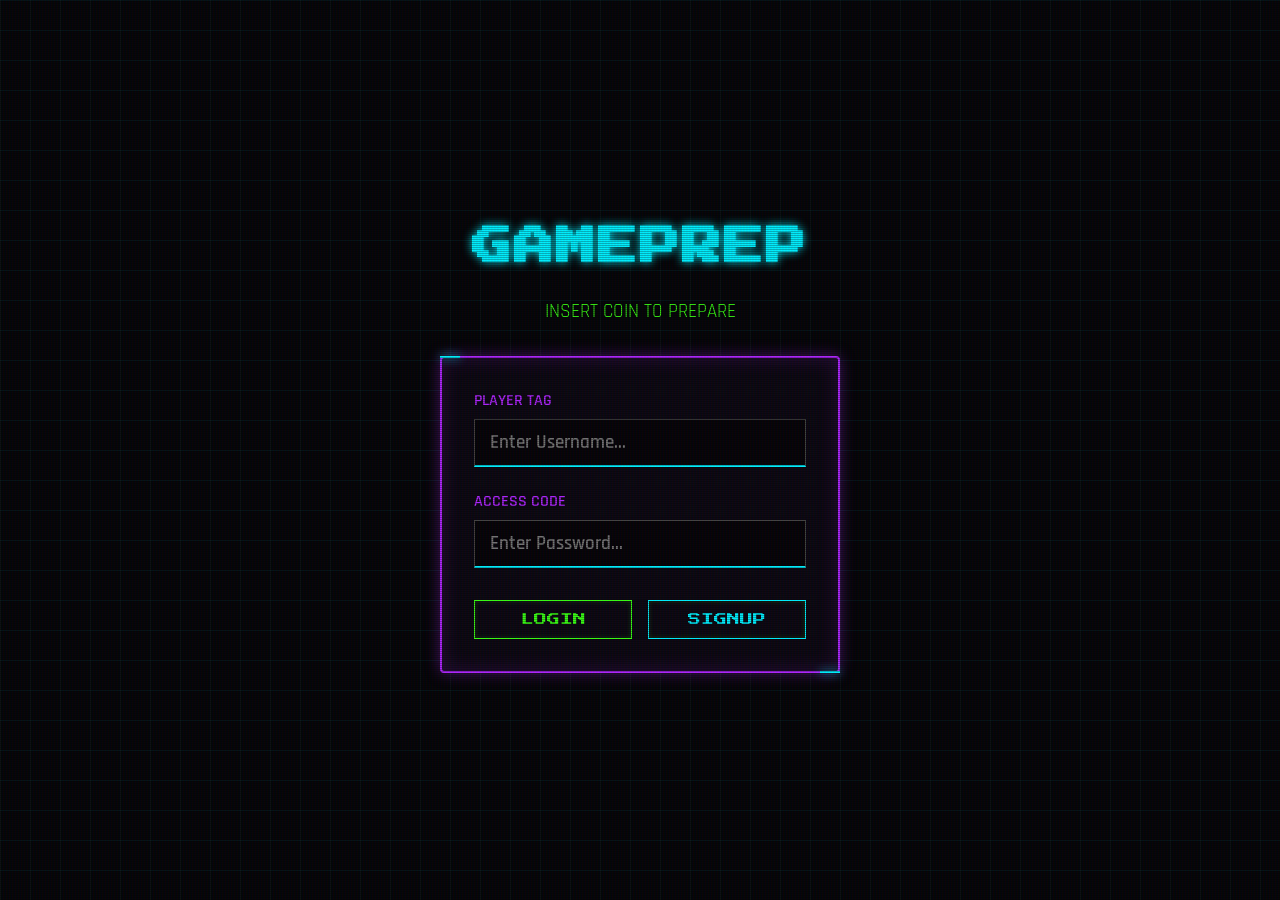
<file: frontend_new/index.html>
<!DOCTYPE html>
<html lang="en">
<head>
  <meta charset="UTF-8">
  <meta name="viewport" content="width=device-width, initial-scale=1.0">
  <title>GamePrep | ARCADE</title>
  <link href="https://fonts.googleapis.com/css2?family=Press+Start+2P&family=Rajdhani:wght@400;600;700&display=swap" rel="stylesheet">
  <link rel="stylesheet" href="css/styles.css">
  <style>
    .auth-container {
      width: 100%;
      height: 100vh;
      display: flex;
      align-items: center;
      justify-content: center;
      flex-direction: column;
    }
    .auth-card {
      width: 400px;
      max-width: 90%;
    }
    .form-group {
      margin-bottom: 1.5rem;
    }
    .form-group label {
      display: block;
      margin-bottom: 0.5rem;
      color: var(--neon-purple);
      font-weight: 600;
    }
    .auth-actions {
      display: flex;
      gap: 1rem;
      margin-top: 2rem;
    }
    .auth-actions button {
      flex: 1;
    }
    .tagline {
      font-size: 1.2rem;
      color: var(--neon-green);
      margin-bottom: 2rem;
      text-align: center;
    }
  </style>
</head>
<body>

  <div class="auth-container">
    <h1 class="retro-title" style="cursor:pointer;" onclick="window.location.href='landing.html'">GAMEPREP</h1>
    <p class="tagline">INSERT COIN TO PREPARE</p>

    <div class="cyber-panel auth-card">
      <div id="authMessage" class="msg-box"></div>

      <div class="form-group">
        <label for="username">PLAYER TAG</label>
        <input type="text" id="username" class="cyber-input" placeholder="Enter Username..." autocomplete="off">
      </div>

      <div class="form-group">
        <label for="password">ACCESS CODE</label>
        <input type="password" id="password" class="cyber-input" placeholder="Enter Password..." autocomplete="off">
      </div>

      <div class="auth-actions">
        <button id="loginBtn" class="cyber-btn">LOGIN</button>
        <button id="signupBtn" class="cyber-btn" style="border-color: var(--neon-blue); color: var(--neon-blue);">SIGNUP</button>
      </div>    
    </div>
  </div>

  <script src="js/api.js"></script>
  <script src="js/auth.js"></script>
</body>
</html>
</file>
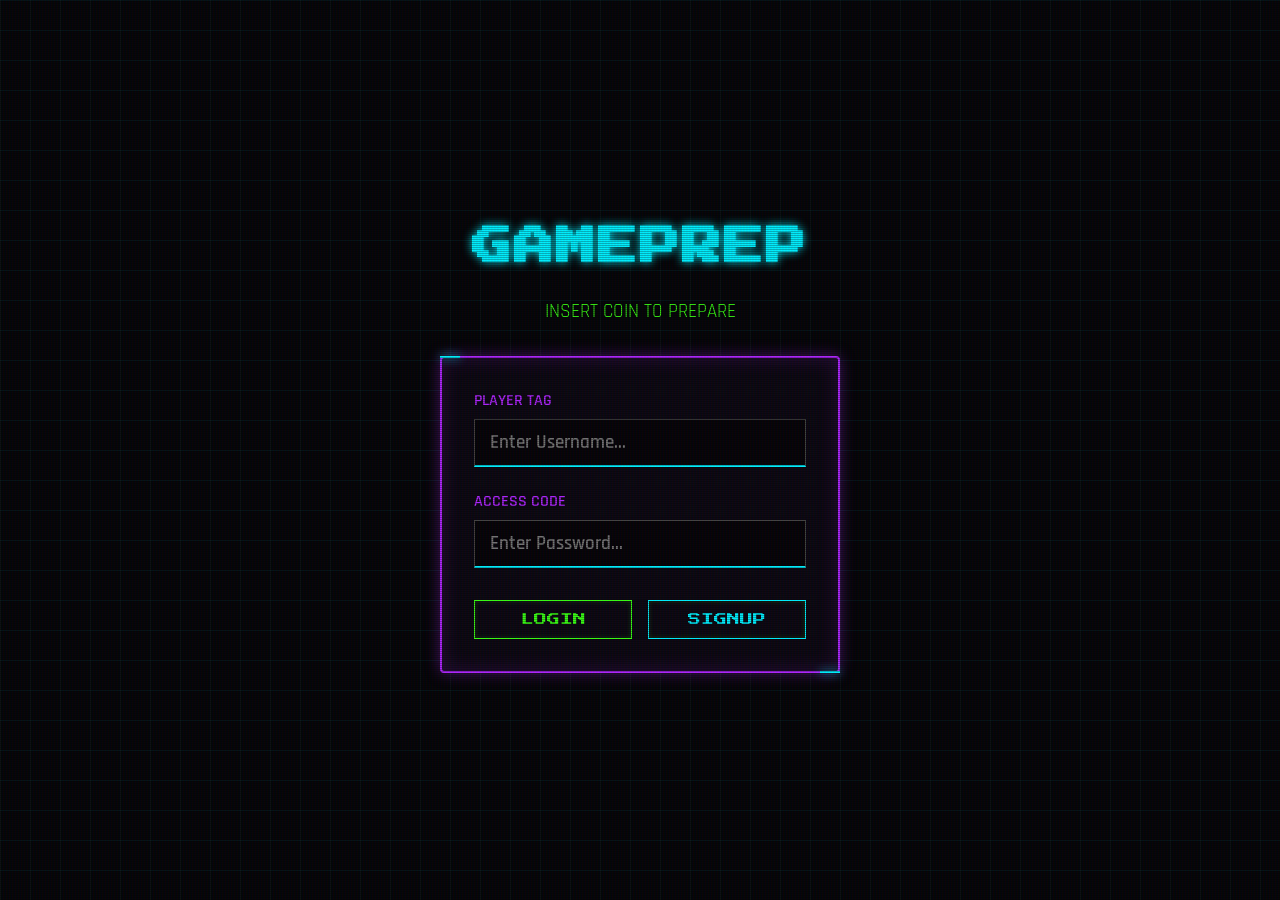
<file: frontend_new/arena.html>
<!DOCTYPE html>
<html lang="en">
<head>
  <meta charset="UTF-8">
  <meta name="viewport" content="width=device-width, initial-scale=1.0">
  <title>GamePrep | COMBAT ARENA</title>
  <link href="https://fonts.googleapis.com/css2?family=Press+Start+2P&family=Rajdhani:wght@400;600;700&display=swap" rel="stylesheet">
  <link rel="stylesheet" href="css/styles.css">
  <style>
    .arena-container {
      max-width: 900px;
      margin: 2rem auto;
      padding: 0 1rem;
    }
    
    /* HUD */
    .hud {
      display: flex;
      justify-content: space-between;
      align-items: center;
      margin-bottom: 2rem;
      border-bottom: 2px solid var(--neon-blue);
      padding-bottom: 1rem;
    }
    .hud-meta {
      font-size: 1.2rem;
      color: var(--neon-blue);
    }
    .hud-vitals {
      display: flex;
      flex-direction: column;
      align-items: flex-end;
      gap: 6px;
    }
    .life-status {
      color: var(--neon-green);
      font-family: var(--font-retro);
      font-size: 0.65rem;
      letter-spacing: 0;
      text-shadow: 0 0 8px rgba(57, 255, 20, 0.6);
    }
    
    /* Question Box */
    .q-box {
      font-size: 1.5rem;
      line-height: 1.6;
      margin-bottom: 2rem;
      color: #fff;
    }
    .enemy-counter {
      color: var(--neon-purple);
      font-family: var(--font-retro);
      font-size: 0.85rem;
      line-height: 1.5;
      margin-bottom: 1rem;
      border-left: 4px solid var(--neon-red);
      padding-left: 12px;
      text-shadow: 0 0 10px rgba(176, 38, 255, 0.8);
    }
    .enemy-counter span {
      color: var(--neon-red);
    }
    .enemy-title {
      color: var(--neon-blue);
      font-size: 0.8rem;
      margin-bottom: 0.6rem;
      text-transform: uppercase;
      letter-spacing: 2px;
    }
    
    /* Options */
    .options-grid {
      display: grid;
      grid-template-columns: 1fr 1fr;
      gap: 1rem;
      margin-bottom: 2rem;
    }
    .opt-btn {
      background: rgba(0,0,0,0.6);
      border: 1px solid var(--neon-purple);
      color: var(--text-main);
      padding: 20px;
      font-size: 1.2rem;
      font-family: var(--font-main);
      cursor: pointer;
      border-radius: 4px;
      text-align: left;
      transition: all 0.2s;
    }
    .opt-btn:hover:not(:disabled) {
      background: rgba(176, 38, 255, 0.2);
      border-color: var(--neon-blue);
      box-shadow: 0 0 15px rgba(0, 240, 255, 0.3);
    }
    .opt-btn.correct {
      background: rgba(57, 255, 20, 0.2);
      border-color: var(--neon-green);
      box-shadow: 0 0 15px var(--neon-green);
    }
    .opt-btn.wrong {
      background: rgba(255, 0, 60, 0.2);
      border-color: var(--neon-red);
      box-shadow: 0 0 15px var(--neon-red);
    }

    /* Code editor for CODING questions */
    .code-editor {
      width: 100%;
      min-height: 160px;
      background: #0a0a0f;
      color: #e0e0ff;
      border: 2px solid var(--neon-blue);
      border-radius: 4px;
      padding: 14px;
      font-family: 'Courier New', Courier, monospace;
      font-size: 1rem;
      line-height: 1.6;
      resize: vertical;
      outline: none;
      transition: border-color 0.3s, box-shadow 0.3s;
      box-shadow: inset 0 0 10px rgba(0,240,255,0.05);
      caret-color: var(--neon-green);
      box-sizing: border-box;
    }
    .code-editor:focus {
      border-color: var(--neon-green);
      box-shadow: 0 0 12px rgba(57,255,20,0.3), inset 0 0 10px rgba(57,255,20,0.05);
    }
    #feedbackMsg pre {
      margin-top: 6px;
      max-height: 200px;
      overflow-y: auto;
    }

    .heart {
      display: inline-block;
      transform-origin: center;
      transition: transform 0.25s ease, opacity 0.25s ease, filter 0.25s ease;
    }
    .heart.empty {
      opacity: 0.28;
      filter: grayscale(1);
      transform: scale(0.84);
    }
    .heart.destroyed {
      animation: heartBreak 0.75s ease-out both;
    }
    @keyframes heartBreak {
      0% { transform: scale(1); opacity: 1; filter: grayscale(0); }
      28% { transform: scale(1.35) rotate(-8deg); opacity: 1; filter: drop-shadow(0 0 14px var(--neon-red)); }
      52% { transform: scale(0.72) rotate(12deg); opacity: 0.65; }
      100% { transform: scale(0.5) translateY(10px) rotate(-18deg); opacity: 0.25; filter: grayscale(1); }
    }
    
    /* Progress */
    .progress-track {
      height: 10px;
      background: #111;
      border: 1px solid var(--neon-purple);
      margin-top: 2rem;
      position: relative;
    }
    .progress-fill {
      height: 100%;
      background: var(--neon-purple);
      width: 0%;
      transition: width 0.3s;
      box-shadow: 0 0 10px var(--neon-purple);
    }
    
    /* Screen Overlays */
    .overlay {
      position: fixed;
      inset: 0;
      background: rgba(0,0,0,0.9);
      display: flex;
      flex-direction: column;
      align-items: center;
      justify-content: center;
      z-index: 100;
    }
    h2.over-title {
        font-size: 4rem;
        margin-bottom: 1rem;
        text-shadow: 0 0 20px currentColor;
    }
    .over-stats {
        font-family: var(--font-main);
        font-size: 1.5rem;
        margin-bottom: 2rem;
        text-align: center;
    }
  </style>
</head>
<body>

  <div class="arena-container">
    <div class="hud">
      <div class="hud-meta" id="hudMeta">LOADING MISSION...</div>
      <div class="hud-vitals">
        <div class="health-bar" id="healthBar"></div>
        <div class="life-status" id="lifeStatus">LIVES -- / --</div>
      </div>
    </div>
    
    <div class="cyber-panel">
      <div id="gameError" class="msg-box error"></div>
      <div id="qCounter" class="enemy-counter">ENEMY <span>1</span> / ?</div>
      <div id="enemyTitle" class="enemy-title">TARGET LOCKING...</div>
      <div class="q-box" id="qText">Establishing connection...</div>
      
      <div id="optionsContainer" class="options-grid"></div>
      
      <div id="feedbackMsg" style="text-align: center; font-size: 1.5rem; font-weight: bold; margin-top: 1rem; height: 30px;"></div>
    </div>
    
    <div class="progress-track"><div class="progress-fill" id="progFill"></div></div>
  </div>

  <!-- End Screen -->
  <div id="endScreen" class="overlay hidden">
    <h2 id="endTitle" class="over-title retro-title"></h2>
    <div class="over-stats cyber-panel">
        <p>SCORE: <span id="endScore" style="color:var(--neon-green)">0</span>%</p>
        <p>XP GAINED: +<span id="endXp">0</span></p>
        <p>NEW LEVEL: <span id="endLvl" style="color:var(--neon-blue)">0</span></p>
    </div>
    <button class="cyber-btn" onclick="window.location.href='dashboard.html'">RETURN TO HUB</button>
  </div>

  <script src="js/api.js"></script>
  <script src="js/game.js"></script>
</body>
</html>
</file>
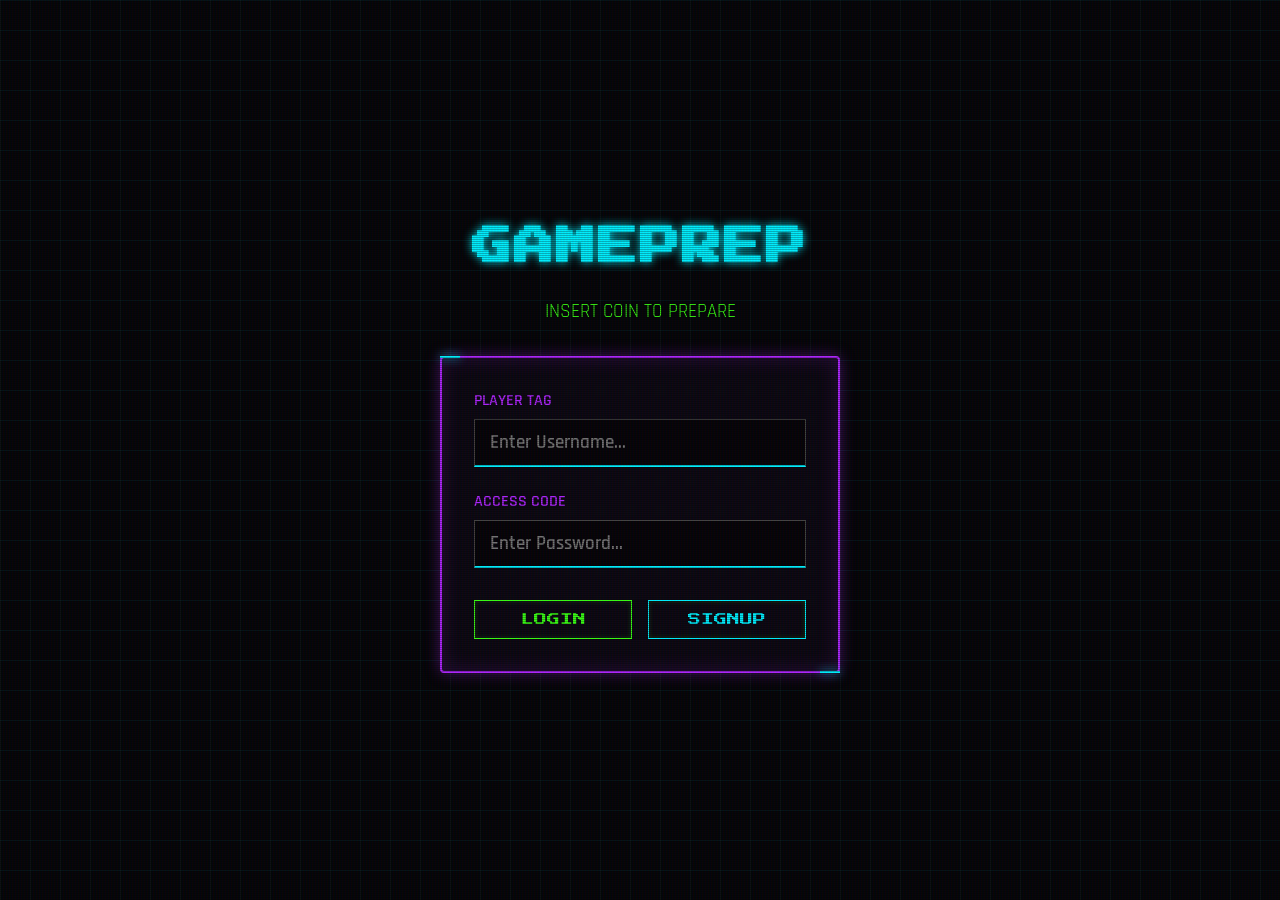
<file: frontend_new/dashboard.html>
<!DOCTYPE html>
<html lang="en">
<head>
  <meta charset="UTF-8">
  <meta name="viewport" content="width=device-width, initial-scale=1.0">
  <title>GamePrep | LOBBY HUB</title>
  <link href="https://fonts.googleapis.com/css2?family=Press+Start+2P&family=Rajdhani:wght@400;600;700&display=swap" rel="stylesheet">
  <link rel="stylesheet" href="css/styles.css">
  <style>
    .hub-container {
      max-width: 1200px;
      margin: 0 auto;
      padding: 2rem;
    }
    .top-nav {
      display: flex;
      justify-content: space-between;
      align-items: center;
      margin-bottom: 2rem;
      border-bottom: 2px solid var(--neon-purple);
      padding-bottom: 1rem;
    }
    .player-info {
      display: flex;
      align-items: center;
      gap: 15px;
    }
    .player-lvl {
      background: var(--neon-blue);
      color: #000;
      font-family: var(--font-retro);
      padding: 5px 10px;
      font-size: 0.8rem;
    }
    
    .grid {
      display: grid;
      grid-template-columns: 2fr 1fr;
      gap: 2rem;
    }
    
    /* Level Cards instead of dropdowns */
    .level-grid {
      display: grid;
      grid-template-columns: repeat(auto-fill, minmax(280px, 1fr));
      gap: 1.5rem;
    }
    
    .level-card {
      background: rgba(15, 10, 20, 0.9);
      border: 1px solid var(--neon-purple);
      padding: 1.5rem;
      border-radius: 4px;
      transition: all 0.3s ease;
      position: relative;
      overflow: hidden;
    }

    .level-card:hover {
      box-shadow: 0 0 15px var(--neon-purple);
      transform: translateY(-2px);
    }

    .level-card .field-name {
      font-size: 0.9rem;
      color: var(--neon-blue);
      margin-bottom: 0.5rem;
      font-family: var(--font-retro);
    }

    .level-card .topic-name {
      font-size: 1.4rem;
      color: var(--text-main);
      margin-bottom: 1rem;
      font-weight: bold;
    }

    .level-badge {
      position: absolute;
      top: 10px;
      right: 10px;
      background: rgba(57, 255, 20, 0.2);
      color: var(--neon-green);
      font-size: 0.7rem;
      padding: 3px 8px;
      border: 1px solid var(--neon-green);
      font-family: var(--font-retro);
    }

    .config-panel {
        margin-top: 1.5rem;
    }

    .selector-group {
      margin-bottom: 1.5rem;
    }
    .selector-group label {
      display: block;
      color: var(--neon-blue);
      margin-bottom: 0.5rem;
      font-weight: bold;
    }
    .cyber-select {
        width: 100%;
        background: rgba(0,0,0,0.8);
        color: var(--neon-green);
        border: 1px solid var(--neon-purple);
        padding: 10px;
        font-family: var(--font-main);
        font-size: 1.2rem;
        cursor: pointer;
    }
    
    /* Leaderboard */
    .leaderboard h2 {
      font-size: 1.2rem;
      color: var(--neon-blue);
      margin-bottom: 1rem;
    }
    .lb-row {
      display: flex;
      justify-content: space-between;
      padding: 10px;
      border-bottom: 1px solid rgba(176, 38, 255, 0.3);
      font-family: var(--font-main);
      font-size: 1.1rem;
    }
    .lb-row.top-1 { color: #ffd700; font-weight: bold; }
    .lb-row.top-2 { color: #c0c0c0; }
    .lb-row.top-3 { color: #cd7f32; }

    .launch-btn-container {
        margin-top: 3rem;
        text-align: center;
    }
    .launch-btn {
        font-size: 1.2rem;
        padding: 20px 40px;
        box-shadow: 0 0 20px rgba(57, 255, 20, 0.5);
    }
  </style>
</head>
<body>

  <div class="hub-container">
    <nav class="top-nav">
      <h1 class="retro-title" style="margin:0; font-size:1.5rem; cursor:pointer;" onclick="window.location.href='landing.html'">GAMEPREP HUB</h1>
      <div class="player-info">
        <span class="player-lvl" id="playerLvl">LVL --</span>
        <span id="playerName" style="font-size:1.2rem; font-weight:bold; color:var(--neon-green);">Loading...</span>
        <button class="cyber-btn danger" style="padding: 5px 10px; font-size: 0.6rem;" onclick="logout()">LOGOUT</button>
      </div>
    </nav>

    <div class="grid">
      
      <!-- Launch Config -->
      <div class="cyber-panel" style="grid-column: 1 / -1;">
        <h2>MISSION SELECT</h2>
        <div id="gameError" class="msg-box error"></div>
        
        <!-- STEP 1: Select Subject -->
        <div id="step1">
            <p style="color:var(--neon-blue); margin-bottom: 2rem;">STEP 1: SELECT YOUR WORLD (SUBJECT)</p>
            <div id="subjectsContainer" class="level-grid">
               <!-- Subjects injected -->
            </div>
        </div>

        <!-- STEP 2: Select Topic -->
        <div id="step2" class="hidden" style="margin-top: 2rem;">
            <button type="button" class="cyber-btn danger mb-2" id="backToSubjectsBtn" style="padding: 8px 16px;">&lt; BACK TO WORLDS</button>
            <p style="color:var(--neon-blue); margin-bottom: 2rem;">STEP 2: SELECT YOUR ZONE (TOPIC)</p>
            <div id="topicsContainer" class="level-grid">
               <!-- Topics injected -->
            </div>
        </div>

        <!-- STEP 2.5: Difficulty Select -->
        <div id="stepDiff" class="hidden" style="margin-top: 2rem;">
            <button type="button" class="cyber-btn danger mb-2" id="backToTopicsBtn" style="padding: 8px 16px;">&lt; BACK TO ZONES</button>
            <p style="color:var(--neon-blue); margin-bottom: 2rem;">STEP 2.5: SELECT DIFFICULTY — CHOOSE YOUR THREAT LEVEL</p>
            <div style="display:flex; gap: 1.5rem; flex-wrap:wrap;">
                <div class="level-card diff-card" data-val="EASY" style="cursor:pointer; flex:1; min-width:200px; border-color:#39ff14; text-align:center;">
                    <div style="font-size:2rem; margin-bottom:0.5rem;">🟢</div>
                    <div style="font-family:var(--font-retro); font-size:1rem; color:#39ff14;">EASY</div>
                    <div style="font-size:0.9rem; color:#aaa; margin-top:0.5rem;">Core concepts &amp; fundamentals</div>
                </div>
                <div class="level-card diff-card" data-val="MEDIUM" style="cursor:pointer; flex:1; min-width:200px; border-color:var(--neon-blue); text-align:center;">
                    <div style="font-size:2rem; margin-bottom:0.5rem;">🟡</div>
                    <div style="font-family:var(--font-retro); font-size:1rem; color:var(--neon-blue);">MEDIUM</div>
                    <div style="font-size:0.9rem; color:#aaa; margin-top:0.5rem;">Patterns, pitfalls &amp; edge cases</div>
                </div>
                <div class="level-card diff-card" data-val="HARD" style="cursor:pointer; flex:1; min-width:200px; border-color:var(--neon-red); text-align:center;">
                    <div style="font-size:2rem; margin-bottom:0.5rem;">🔴</div>
                    <div style="font-family:var(--font-retro); font-size:1rem; color:var(--neon-red);">HARD</div>
                    <div style="font-size:0.9rem; color:#aaa; margin-top:0.5rem;">Advanced internals &amp; expert patterns</div>
                </div>
            </div>
        </div>

        <!-- STEP 3: Intel (Learning) — content is difficulty-matched -->
        <div id="stepIntel" class="hidden" style="margin-top: 2rem;">
            <button type="button" class="cyber-btn danger mb-2" id="backToDiffBtn" style="padding: 8px 16px;">&lt; BACK TO DIFFICULTY</button>
            <div class="cyber-panel">
                <h3 style="color:var(--neon-green); margin-bottom:0.5rem; font-size:1.5rem; text-shadow: 0 0 5px var(--neon-green);">PRE-MISSION INTEL: <span id="intelTopicName">Topic</span></h3>
                <p id="intelDiffBadge" style="color:var(--neon-blue); margin-bottom:1rem; font-size:0.9rem;"></p>

                <div style="background: rgba(0,0,0,0.6); border: 1px solid var(--neon-blue); padding: 15px; border-radius: 5px; max-height: 420px; overflow-y: auto; margin-bottom: 1.5rem;">
                    <div id="intelText" style="font-size: 1.1rem; line-height: 1.6; color: #ddd;"></div>
                </div>

                <h4 style="color:var(--neon-blue); margin-bottom:0.5rem;">RECOMMENDED READINGS</h4>
                <div id="intelLinks" style="margin-bottom: 1.5rem;"></div>

                <h4 style="color:var(--neon-red); margin-bottom:0.5rem;">VIDEO LOGS</h4>
                <div id="intelVideo" style="margin-bottom: 2rem;"></div>

                <button type="button" id="proceedToConfigBtn" class="cyber-btn" style="width:100%; border-color:var(--neon-purple); color:var(--text-main); font-size:1.2rem;">
                    PROCEED TO MISSION PARAMETERS &gt;
                </button>
            </div>
        </div>

        <!-- STEP 4: Config & Launch (difficulty already chosen) -->
        <div id="step3" class="hidden" style="margin-top: 2rem;">
            <button type="button" class="cyber-btn danger mb-2" id="backToIntelBtn" style="padding: 8px 16px;">&lt; BACK TO INTEL</button>
            <div class="config-panel cyber-panel">
              <h3 style="color:var(--neon-green); margin-bottom:1.5rem; font-family:var(--font-main);">STEP 4: MISSION PARAMETERS</h3>

              <div style="margin-bottom: 1.5rem; padding: 12px; background: rgba(0,0,0,0.4); border: 1px solid var(--neon-purple); border-radius:4px;">
                  <label style="color:var(--neon-blue); display:block; margin-bottom:0.3rem; font-weight:bold;">SELECTED DIFFICULTY</label>
                  <span id="selectedDiffDisplay" style="font-family:var(--font-retro); font-size:1.1rem; color:var(--neon-green);">--</span>
              </div>

              <div class="selector-group" style="display:flex; align-items:center; gap: 1rem; margin-bottom:2rem;">
                <label style="margin:0; color:var(--text-main); font-weight:bold;">ENEMY COUNT (Questions):</label>
                <input type="number" id="qCount" class="cyber-input" value="5" min="1" max="20" style="width:100px;">
              </div>

              <button type="button" id="launchBtn" class="cyber-btn" style="width:100%; border-color:var(--neon-purple); color:var(--neon-purple); font-size:1.2rem; padding: 20px;">
                 INITIATE COMBAT SEQUENCE
              </button>
            </div>
        </div>

      </div>

      <!-- Leaderboard -->
      <div class="cyber-panel leaderboard" style="grid-column: 1 / -1;">
        <h2>GLOBAL RANKINGS</h2>
        <div id="leaderboardList">
          <div class="text-center mt-2">Loading scores...</div>
        </div>
      </div>
      
    </div>
  </div>

  <script src="js/api.js"></script>
  <script src="js/dashboard.js"></script>
</body>
</html>
</file>
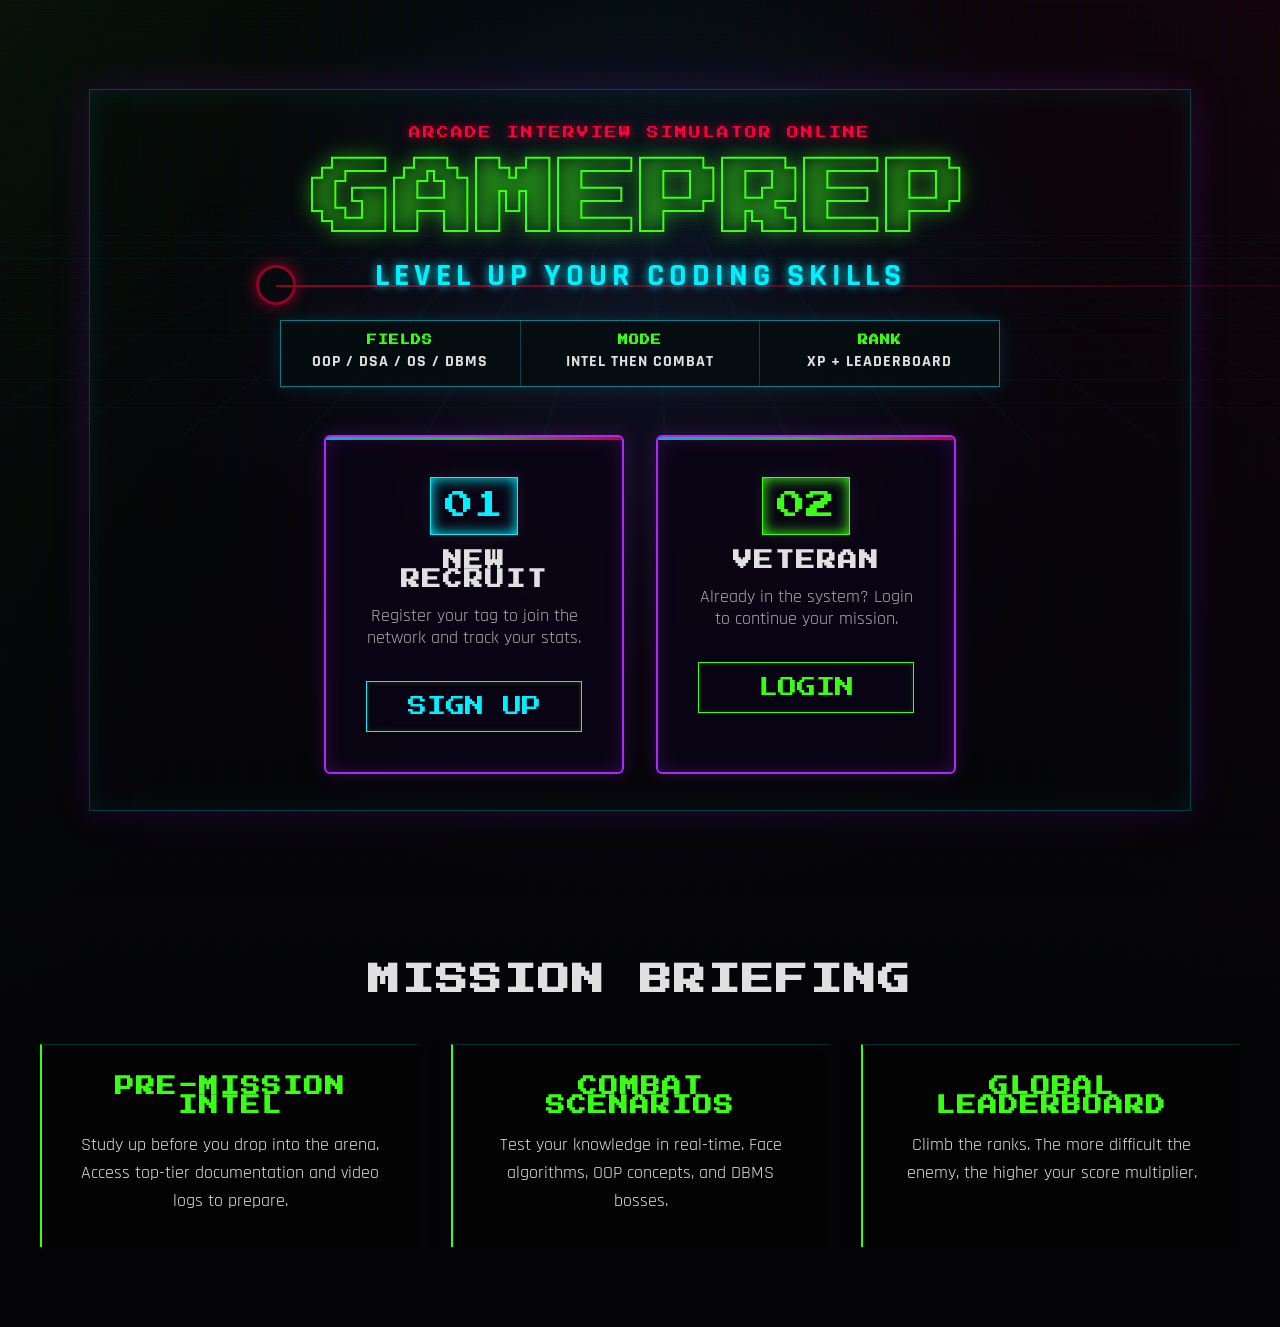
<file: frontend_new/landing.html>
<!DOCTYPE html>
<html lang="en">
<head>
    <meta charset="UTF-8">
    <meta name="viewport" content="width=device-width, initial-scale=1.0">
    <title>GamePrep | Enter the Matrix</title>
    <link href="https://fonts.googleapis.com/css2?family=Press+Start+2P&family=Rajdhani:wght@400;600;700&display=swap" rel="stylesheet">
    <link rel="stylesheet" href="css/styles.css">
    <style>
        /* Landing Page Specific Styles */
        body {
            overflow-y: auto; 
            margin: 0;
            padding: 0;
            background: var(--dark-bg);
            perspective: 1000px;
        }

        body::before {
            content: '';
            position: fixed;
            inset: 0;
            background:
                linear-gradient(115deg, rgba(57,255,20,0.08), transparent 28%),
                linear-gradient(245deg, rgba(255,0,60,0.08), transparent 32%),
                radial-gradient(circle at 50% 20%, rgba(0,240,255,0.12), transparent 34%);
            pointer-events: none;
            z-index: 1;
        }

        .landing-container {
            position: relative;
            z-index: 10;
            display: flex;
            flex-direction: column;
            align-items: center;
            justify-content: center;
            min-height: 100vh;
            text-align: center;
            padding: 2rem;
            background:
                linear-gradient(180deg, rgba(5,5,8,0.25), rgba(5,5,8,0.85)),
                radial-gradient(circle at center, rgba(176, 38, 255, 0.12) 0%, transparent 60%);
        }

        .landing-container::before {
            content: '';
            position: absolute;
            width: min(1100px, calc(100vw - 32px));
            height: min(720px, calc(100vh - 32px));
            border: 1px solid rgba(0, 240, 255, 0.24);
            box-shadow: inset 0 0 28px rgba(0,240,255,0.08), 0 0 36px rgba(176,38,255,0.16);
            pointer-events: none;
        }

        .hero-kicker {
            color: var(--neon-red);
            font-family: var(--font-retro);
            font-size: 0.72rem;
            letter-spacing: 2px;
            margin-bottom: 1.2rem;
            text-shadow: 0 0 10px rgba(255, 0, 60, 0.8);
        }

        /* 3D Moving Grid Background */
        .grid-bg {
            position: fixed;
            top: 0; left: 0; width: 100vw; height: 100vh;
            background-color: var(--dark-bg);
            background-image: 
                linear-gradient(rgba(0, 240, 255, 0.2) 1px, transparent 1px),
                linear-gradient(90deg, rgba(0, 240, 255, 0.2) 1px, transparent 1px);
            background-size: 50px 50px;
            transform: rotateX(60deg) translateY(-100px) translateZ(-200px);
            transform-origin: top center;
            animation: gridMove 5s linear infinite;
            z-index: 0;
            opacity: 0.4;
        }

        @keyframes gridMove {
            0% { transform: rotateX(60deg) translateY(0) translateZ(-200px); }
            100% { transform: rotateX(60deg) translateY(50px) translateZ(-200px); }
        }

        /* Floating Animation for Header */
        .hero-title {
            font-size: 5rem;
            color: transparent;
            -webkit-text-stroke: 2px var(--neon-green);
            text-shadow: 0 0 20px rgba(57, 255, 20, 0.5);
            margin-bottom: 0.5rem;
            line-height: 1.12;
            animation: float 4s ease-in-out infinite, pulseGlow 2s infinite alternate;
        }

        @keyframes float {
            0% { transform: translateY(0px); }
            50% { transform: translateY(-20px); }
            100% { transform: translateY(0px); }
        }
        @keyframes pulseGlow {
            0% { text-shadow: 0 0 10px var(--neon-green), 0 0 20px var(--neon-green); }
            100% { text-shadow: 0 0 25px var(--neon-green), 0 0 50px #fff; }
        }

        .hero-subtitle {
            font-family: var(--font-main);
            font-size: 2rem;
            color: var(--neon-blue);
            font-weight: 700;
            letter-spacing: 5px;
            margin-bottom: 1.5rem;
            text-shadow: 0 0 10px var(--neon-blue);
            animation: fadeIn 3s ease-in;
        }

        .signal-strip {
            display: grid;
            grid-template-columns: repeat(3, minmax(120px, 1fr));
            gap: 1px;
            width: min(720px, 100%);
            margin: 0 auto 3rem;
            border: 1px solid rgba(0,240,255,0.35);
            background: rgba(0,240,255,0.22);
            box-shadow: 0 0 18px rgba(0,240,255,0.12);
        }

        .signal-item {
            background: rgba(5,5,8,0.86);
            padding: 0.85rem 1rem;
            color: var(--text-main);
            font-weight: 700;
            letter-spacing: 1px;
        }

        .signal-item span {
            display: block;
            color: var(--neon-green);
            font-family: var(--font-retro);
            font-size: 0.62rem;
            margin-bottom: 0.4rem;
        }

        @keyframes fadeIn {
            from { opacity: 0; }
            to { opacity: 1; }
        }

        /* Call To Action Cards */
        .cta-container {
            display: flex;
            gap: 2rem;
            z-index: 10;
            animation: slideUp 1.5s ease-out;
        }

        @keyframes slideUp {
            from { transform: translateY(50px); opacity: 0; }
            to { transform: translateY(0); opacity: 1; }
        }

        .cta-card {
            background: rgba(10, 5, 20, 0.9);
            border: 2px solid var(--neon-purple);
            padding: 2.5rem;
            width: 300px;
            border-radius: 6px;
            box-shadow: inset 0 0 20px rgba(176, 38, 255, 0.2), 0 0 20px rgba(176, 38, 255, 0.2);
            transition: all 0.3s ease;
            position: relative;
            overflow: hidden;
            backdrop-filter: blur(5px);
        }

        .cta-card::before {
            content: '';
            position: absolute;
            top: 0;
            left: 0;
            right: 0;
            height: 3px;
            background: linear-gradient(90deg, var(--neon-blue), var(--neon-green), var(--neon-red));
            opacity: 0.72;
        }

        .cta-card:hover {
            transform: translateY(-10px) scale(1.05);
            box-shadow: inset 0 0 30px rgba(0, 240, 255, 0.4), 0 0 30px rgba(0, 240, 255, 0.4);
            border-color: var(--neon-blue);
        }

        .cta-icon {
            font-family: var(--font-retro);
            font-size: 1.8rem;
            margin-bottom: 1rem;
            display: inline-block;
            border: 1px solid currentColor;
            padding: 0.85rem;
            min-width: 74px;
            box-shadow: inset 0 0 14px currentColor, 0 0 14px rgba(255,255,255,0.08);
        }

        .cta-card h2 {
            font-family: var(--font-retro);
            font-size: 1.2rem;
            color: var(--text-main);
            margin-bottom: 1rem;
        }

        .cta-card p {
            font-size: 1.1rem;
            color: #aaa;
            margin-bottom: 2rem;
        }
        
        .cta-btn {
            font-size: 1.2rem;
            padding: 15px 30px;
            width: 100%;
        }

        /* Decorative animated elements */
        .drone {
            position: absolute;
            width: 40px;
            height: 40px;
            background: transparent;
            border: 3px solid var(--neon-red);
            border-radius: 50%;
            box-shadow: 0 0 15px var(--neon-red);
            animation: droneOrbit 10s linear infinite;
            z-index: 5;
            top: 20%;
            left: 20%;
        }
        .drone::after {
            content: '';
            position: absolute;
            top: 50%; left: 50%;
            width: 100vw; height: 2px;
            background: linear-gradient(90deg, var(--neon-red), transparent);
            transform-origin: left;
            animation: scanRadar 3s linear infinite;
        }

        @keyframes droneOrbit {
            0% { transform: translate(0, 0); }
            25% { transform: translate(40vw, -10vh); }
            50% { transform: translate(60vw, 30vh); }
            75% { transform: translate(20vw, 50vh); }
            100% { transform: translate(0, 0); }
        }

        @keyframes scanRadar {
            from { transform: rotate(0deg); }
            to { transform: rotate(360deg); }
        }

        /* Features Section */
        .features {
            padding: 4rem 2rem 5rem;
            background: linear-gradient(to bottom, rgba(5,5,8,0.65), rgba(5,5,8,1) 30%);
            position: relative;
            z-index: 10;
        }
        
        .features-grid {
            display: grid;
            grid-template-columns: repeat(auto-fit, minmax(300px, 1fr));
            gap: 2rem;
            max-width: 1200px;
            margin: 0 auto;
        }

        .feature-item {
            text-align: center;
            padding: 2rem;
            border-left: 2px solid var(--neon-green);
            border-top: 1px solid rgba(0,240,255,0.18);
            background: rgba(0,0,0,0.46);
            animation: fadeIn 2s ease-in;
            box-shadow: 0 0 18px rgba(0,0,0,0.35);
        }

        .feature-item h3 {
            color: var(--neon-green);
            font-size: 1.2rem;
            margin-bottom: 1rem;
        }
        
        .feature-item p {
            font-size: 1.1rem;
            line-height: 1.6;
        }

        @media (max-width: 760px) {
            .landing-container {
                padding: 1.25rem;
                justify-content: flex-start;
                padding-top: 4rem;
            }
            .hero-title {
                font-size: 3rem;
                -webkit-text-stroke-width: 1px;
            }
            .hero-subtitle {
                font-size: 1.15rem;
                letter-spacing: 2px;
            }
            .signal-strip {
                grid-template-columns: 1fr;
                margin-bottom: 2rem;
            }
            .cta-container {
                flex-direction: column;
                width: 100%;
                gap: 1rem;
            }
            .cta-card {
                width: 100%;
                padding: 1.5rem;
            }
            .features {
                padding: 3rem 1rem 4rem;
            }
        }

    </style>
</head>
<body>

    <!-- Animated Grid Background -->
    <div class="grid-bg"></div>
    <div class="drone"></div>

    <div class="landing-container">
        <div class="hero-kicker">ARCADE INTERVIEW SIMULATOR ONLINE</div>
        <h1 class="retro-title hero-title">GAMEPREP</h1>
        <div class="hero-subtitle">LEVEL UP YOUR CODING SKILLS</div>

        <div class="signal-strip" aria-label="GamePrep mission stats">
            <div class="signal-item"><span>FIELDS</span>OOP / DSA / OS / DBMS</div>
            <div class="signal-item"><span>MODE</span>INTEL THEN COMBAT</div>
            <div class="signal-item"><span>RANK</span>XP + LEADERBOARD</div>
        </div>

        <div class="cta-container">
            <div class="cta-card">
                <div class="cta-icon" style="color: var(--neon-blue);">01</div>
                <h2>NEW RECRUIT</h2>
                <p>Register your tag to join the network and track your stats.</p>
                <button class="cyber-btn cta-btn" style="border-color: var(--neon-blue); color: var(--neon-blue);" onclick="window.location.href='index.html'">SIGN UP</button>
            </div>

            <div class="cta-card">
                <div class="cta-icon" style="color: var(--neon-green);">02</div>
                <h2>VETERAN</h2>
                <p>Already in the system? Login to continue your mission.</p>
                <button class="cyber-btn cta-btn" onclick="window.location.href='index.html'">LOGIN</button>
            </div>
        </div>
    </div>

    <div class="features">
        <h2 style="text-align:center; color:var(--text-main); margin-bottom: 3rem; font-size: 2rem;">MISSION BRIEFING</h2>
        <div class="features-grid">
            <div class="feature-item">
                <h3>PRE-MISSION INTEL</h3>
                <p>Study up before you drop into the arena. Access top-tier documentation and video logs to prepare.</p>
            </div>
            <div class="feature-item">
                <h3>COMBAT SCENARIOS</h3>
                <p>Test your knowledge in real-time. Face algorithms, OOP concepts, and DBMS bosses.</p>
            </div>
            <div class="feature-item">
                <h3>GLOBAL LEADERBOARD</h3>
                <p>Climb the ranks. The more difficult the enemy, the higher your score multiplier.</p>
            </div>
        </div>
    </div>

</body>
</html>
</file>
<file: frontend_new/css/styles.css>
:root {
  --neon-green: #39ff14;
  --neon-purple: #b026ff;
  --neon-red: #ff003c;
  --neon-blue: #00f0ff;
  --dark-bg: #050508;
  --panel-bg: rgba(15, 10, 20, 0.85);
  --border-color: var(--neon-purple);
  --font-main: 'Rajdhani', sans-serif;
  --font-retro: 'Press Start 2P', cursive;
  --text-main: #e0e0e0;
  --shadow-neon: 0 0 10px var(--neon-purple), 0 0 20px var(--neon-purple);
}

* {
  box-sizing: border-box;
  margin: 0;
  padding: 0;
}

body {
  font-family: var(--font-main);
  background-color: var(--dark-bg);
  background-image: 
    linear-gradient(rgba(0, 240, 255, 0.05) 1px, transparent 1px),
    linear-gradient(90deg, rgba(0, 240, 255, 0.05) 1px, transparent 1px);
  background-size: 30px 30px;
  color: var(--text-main);
  min-height: 100vh;
  overflow-x: hidden;
  position: relative;
}

/* Scanline Effect */
body::after {
  content: " ";
  display: block;
  position: fixed;
  top: 0;
  left: 0;
  bottom: 0;
  right: 0;
  background: linear-gradient(rgba(18, 16, 16, 0) 50%, rgba(0, 0, 0, 0.25) 50%), linear-gradient(90deg, rgba(255, 0, 0, 0.06), rgba(0, 255, 0, 0.02), rgba(0, 0, 255, 0.06));
  z-index: 2;
  background-size: 100% 2px, 3px 100%;
  pointer-events: none;
}

h1, h2, h3, h4 {
  font-family: var(--font-retro);
  text-transform: uppercase;
  letter-spacing: 2px;
}

.retro-title {
  color: var(--neon-blue);
  text-shadow: 0 0 10px var(--neon-blue);
  font-size: 2.5rem;
  text-align: center;
  margin-bottom: 2rem;
}

/* UI Panels */
.cyber-panel {
  background: var(--panel-bg);
  border: 2px solid var(--border-color);
  box-shadow: inset 0 0 20px rgba(176, 38, 255, 0.2), 0 0 15px rgba(176, 38, 255, 0.4);
  border-radius: 4px;
  padding: 2rem;
  position: relative;
  backdrop-filter: blur(5px);
}

.cyber-panel::before {
  content: '';
  position: absolute;
  top: -2px; left: -2px;
  width: 20px; height: 2px;
  background: var(--neon-blue);
  box-shadow: 0 0 10px var(--neon-blue);
}
.cyber-panel::after {
  content: '';
  position: absolute;
  bottom: -2px; right: -2px;
  width: 20px; height: 2px;
  background: var(--neon-blue);
  box-shadow: 0 0 10px var(--neon-blue);
}

/* Buttons */
.cyber-btn {
  background: transparent;
  color: var(--neon-green);
  font-family: var(--font-retro);
  font-size: 0.8rem;
  border: 1px solid var(--neon-green);
  padding: 12px 24px;
  cursor: pointer;
  text-transform: uppercase;
  position: relative;
  transition: all 0.3s ease;
  box-shadow: inset 0 0 5px rgba(57, 255, 20, 0.2);
  display: inline-block;
  text-align: center;
}

.cyber-btn.active {
  background: var(--neon-green);
  color: #000;
  box-shadow: 0 0 15px var(--neon-green);
}

.cyber-btn:hover {
  background: var(--neon-green);
  color: #000;
  box-shadow: 0 0 15px var(--neon-green);
}

.cyber-btn:disabled {
  border-color: #555;
  color: #555;
  cursor: not-allowed;
  background: transparent;
  box-shadow: none;
}

.cyber-btn.danger {
  color: var(--neon-red);
  border-color: var(--neon-red);
}
.cyber-btn.danger:hover {
  background: var(--neon-red);
  color: #fff;
  box-shadow: 0 0 15px var(--neon-red);
}

/* Inputs */
.cyber-input {
  width: 100%;
  background: rgba(0, 0, 0, 0.5);
  border: 1px solid #444;
  border-bottom: 2px solid var(--neon-blue);
  color: var(--text-main);
  padding: 10px 15px;
  font-family: var(--font-main);
  font-size: 1.2rem;
  font-weight: 600;
  outline: none;
  transition: all 0.3s;
}

.cyber-input:focus {
  border-bottom-color: var(--neon-purple);
  background: rgba(176, 38, 255, 0.1);
}

/* Health Bar */
.health-bar {
  display: flex;
  gap: 10px;
  font-size: 1.5rem;
}
.heart {
  color: var(--neon-red);
  text-shadow: 0 0 10px var(--neon-red);
}
.heart.empty {
  color: #333;
  text-shadow: none;
}

/* Error/Message box */
.msg-box {
  padding: 10px;
  margin: 10px 0;
  border-left: 4px solid var(--neon-green);
  background: rgba(57, 255, 20, 0.1);
  display: none;
  font-weight: bold;
}
.msg-box.error {
  border-left-color: var(--neon-red);
  background: rgba(255, 0, 60, 0.1);
  color: #ffcccc;
}
.msg-box.visible {
  display: block;
}

/* Utility */
.hidden { display: none !important; }
.flex-center { display: flex; align-items: center; justify-content: center; }
.text-center { text-align: center; }
.mt-1 { margin-top: 1rem; }
.mt-2 { margin-top: 2rem; }
.mb-1 { margin-bottom: 1rem; }
.mb-2 { margin-bottom: 2rem; }
</file>
